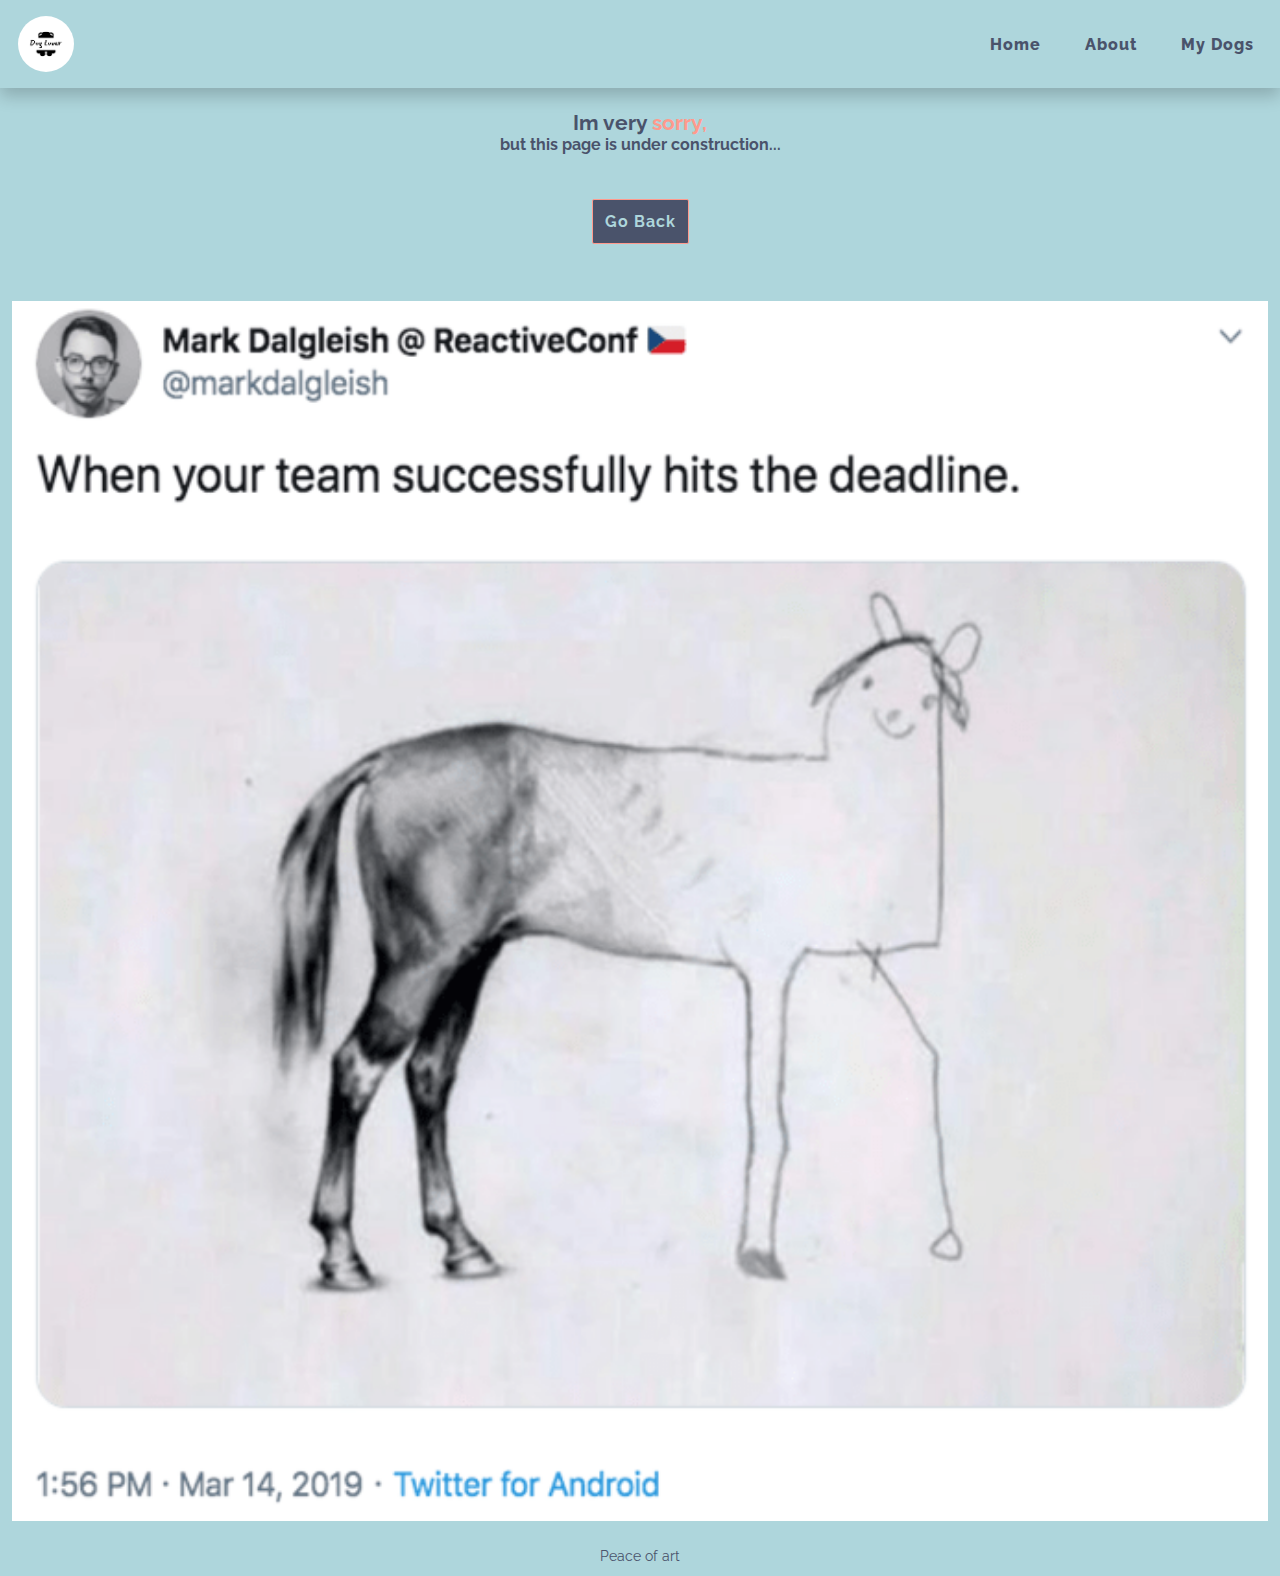
<file: components/coming-soon.html>
<!DOCTYPE html>
<html lang="en">

<head>
    <meta charset="UTF-8">
    <meta http-equiv="X-UA-Compatible" content="IE=edge">
    <meta name="viewport" content="width=device-width, initial-scale=1.0">
    <title>Under Contruction</title>
    <link rel="stylesheet" href="../styles/coming-soon.css">
    <link rel="shortcut icon" type="image/x-icon" href="../img/logo-black.png" />
</head>

<body>
    <header>
        <img class="logo" src="../img/logo-black.png" alt="logo">
        <nav>
            <ul class="nav-links">
                <li><a href="../index.html">Home</a></li>
                <li><a href="../components/about.html">About</a></li>
                <li><a href="../components/dogs.html">My Dogs</a></li>
            </ul>
        </nav>
    </header>
    <div class="wrapper">
        <h2>Im very <span>sorry,</span></h2>
        <h3>but this page is under construction...</h3>
        <div class="center">
            <button><a href="../index.html">Go Back</a></button>
        </div>
        <figure>
            <img class="image" src="../img/horse.png" alt="image">
            <figcaption>Peace of art</figcaption>
        </figure>
    </div>
</body>

</html>
</file>
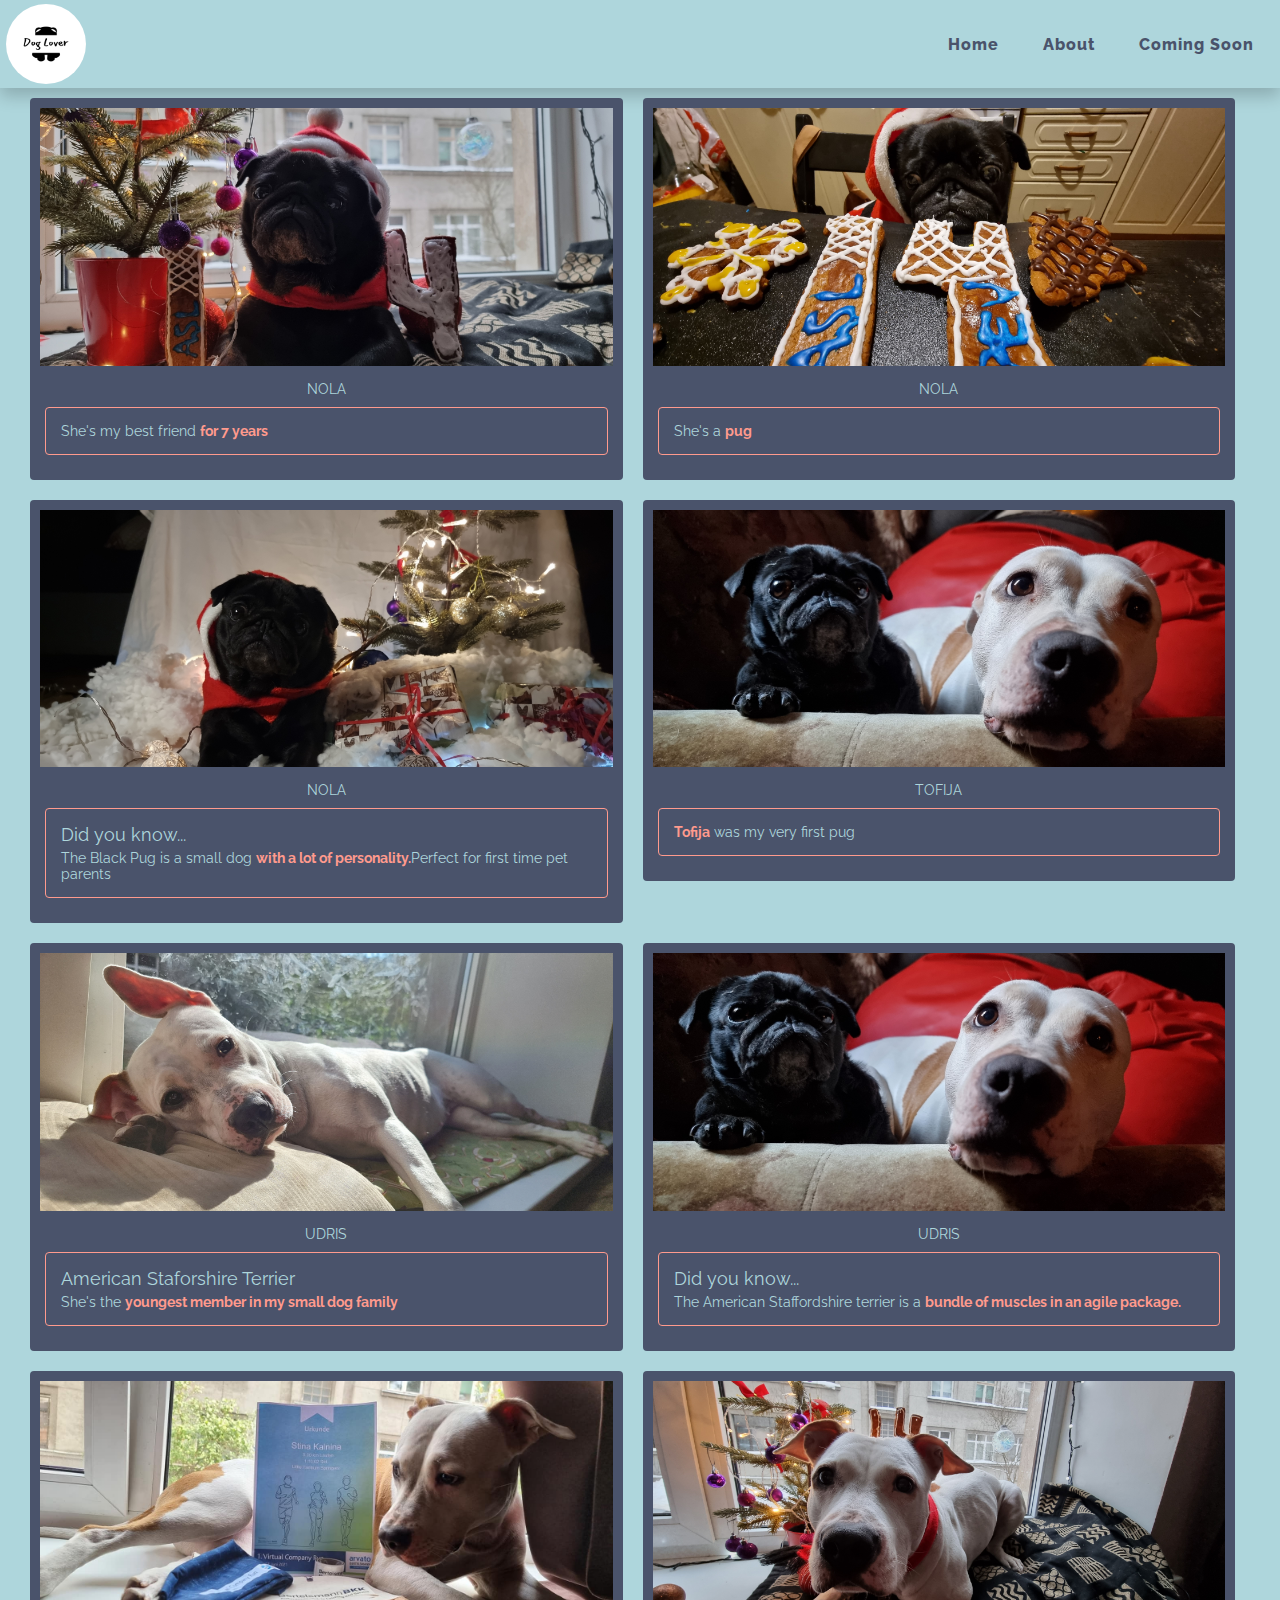
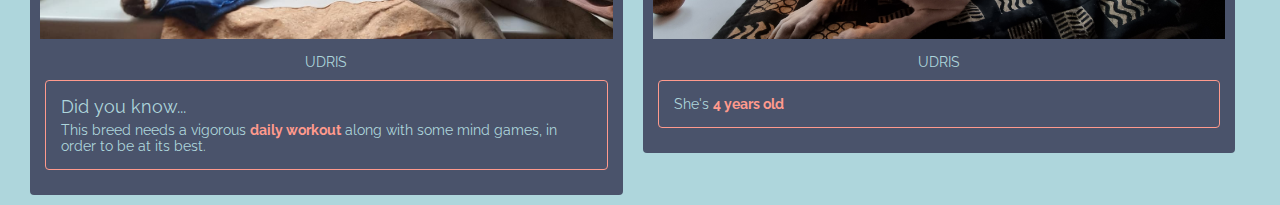
<file: components/dogPage.html>
<!DOCTYPE html>
<html lang="en">

<head>
    <meta charset="UTF-8">
    <meta http-equiv="X-UA-Compatible" content="IE=edge">
    <meta name="viewport" content="width=device-width, initial-scale=1.0">
    <title>Dog Page</title>
    <link rel="stylesheet" href="../styles/dogpage.css">
    <link rel="shortcut icon" type="image/x-icon" href="../img/logo-black.png" />
</head>

<body>
    <header>
        <img class="logo" src="../img/logo-black.png" alt="logo">
        <nav>
            <ul class="nav-links">
                <li><a href="../index.html">Home</a></li>
                <li><a href="../components/aboutPage.html">About</a></li>
                <li><a href="../components/underContruction.html">Coming Soon</a></li>

            </ul>
        </nav>
    </header>
    <div class="main">
        <div class="wrapper">
            <div class="cards-wrap">
                <div class="card-item">
                    <div class="card-inner">
                        <div class="card-top">
                            <img src="../img/Nola.jpg" alt="dog1" />
                        </div>
                        <div class="card-bottom">
                            <div class="card-category">
                                Nola
                            </div>
                            <div class="card-info">
                                <p class="about">
                                    She's my best friend <b>for 7 years</b>
                                </p>
                            </div>
                        </div>
                    </div>
                </div>
                <div class="card-item">
                    <div class="card-inner">
                        <div class="card-top">
                            <img src="../img/Nola2.jpg" alt="dog2" />
                        </div>
                        <div class="card-bottom">
                            <div class="card-category">
                                Nola
                            </div>
                            <div class="card-info">
                                <p class="about">
                                    She's a <b>pug </b>
                                </p>
                            </div>
                        </div>
                    </div>
                </div>
                <div class="card-item">
                    <div class="card-inner">
                        <div class="card-top">
                            <img src="../img/Nola3.jpg" alt="dog3" />
                        </div>
                        <div class="card-bottom">
                            <div class="card-category">
                                Nola
                            </div>
                            <div class="card-info">
                                <p class="title">Did you know...</p>
                                <p class="about">
                                    The Black Pug is a small dog <b>with a lot of personality.</b>Perfect for first time
                                    pet
                                    parents
                                </p>
                            </div>
                        </div>
                    </div>
                </div>
                <div class="card-item">
                    <div class="card-inner">
                        <div class="card-top">
                            <img src="../img/Tofija.jpg" alt="Tofija" />
                        </div>
                        <div class="card-bottom">
                            <div class="card-category">
                                Tofija
                            </div>
                            <div class="card-info">
                                <p class="about">
                                    <b>Tofija</b> was my very first pug
                                </p>
                            </div>
                        </div>
                    </div>
                </div>
                <div class="card-item">
                    <div class="card-inner">
                        <div class="card-top">
                            <img src="../img/Udris.jpg" alt="Udris" />
                        </div>
                        <div class="card-bottom">
                            <div class="card-category">
                                Udris
                            </div>
                            <div class="card-info">
                                <p class="title">American Staforshire Terrier</p>
                                <p class="about">
                                    She's the <b>youngest member in my small dog family</b>
                                </p>
                            </div>
                        </div>
                    </div>
                </div>
                <div class="card-item">
                    <div class="card-inner">
                        <div class="card-top">
                            <img src="../img/Udris1.jpg" alt="dog1" />
                        </div>
                        <div class="card-bottom">
                            <div class="card-category">
                                Udris
                            </div>
                            <div class="card-info">
                                <p class="title">Did you know...</p>
                                <p class="about">
                                    The American Staffordshire terrier is a <b>bundle of muscles in an agile
                                        package.</b>
                                </p>
                            </div>
                        </div>
                    </div>
                </div>
                <div class="card-item">
                    <div class="card-inner">
                        <div class="card-top">
                            <img src="../img/Udris2.jpg" alt="dog11" />
                        </div>
                        <div class="card-bottom">
                            <div class="card-category">
                                Udris
                            </div>
                            <div class="card-info">
                                <p class="title">Did you know...</p>
                                <p class="about">
                                    This breed needs a vigorous <b>daily workout</b> along with some mind games, in
                                    order to be at its best.
                                </p>
                            </div>
                        </div>
                    </div>
                </div>
                <div class="card-item">
                    <div class="card-inner">
                        <div class="card-top">
                            <img src="../img/Udris3.jpg" alt="dog12" />
                        </div>
                        <div class="card-bottom">
                            <div class="card-category">
                                Udris
                            </div>
                            <div class="card-info">
                                <p class="about">
                                    She's <b>4 years old</b>
                                </p>
                            </div>
                        </div>
                    </div>
                </div>
            </div>
        </div>
    </div>

</body>

</html>
</file>
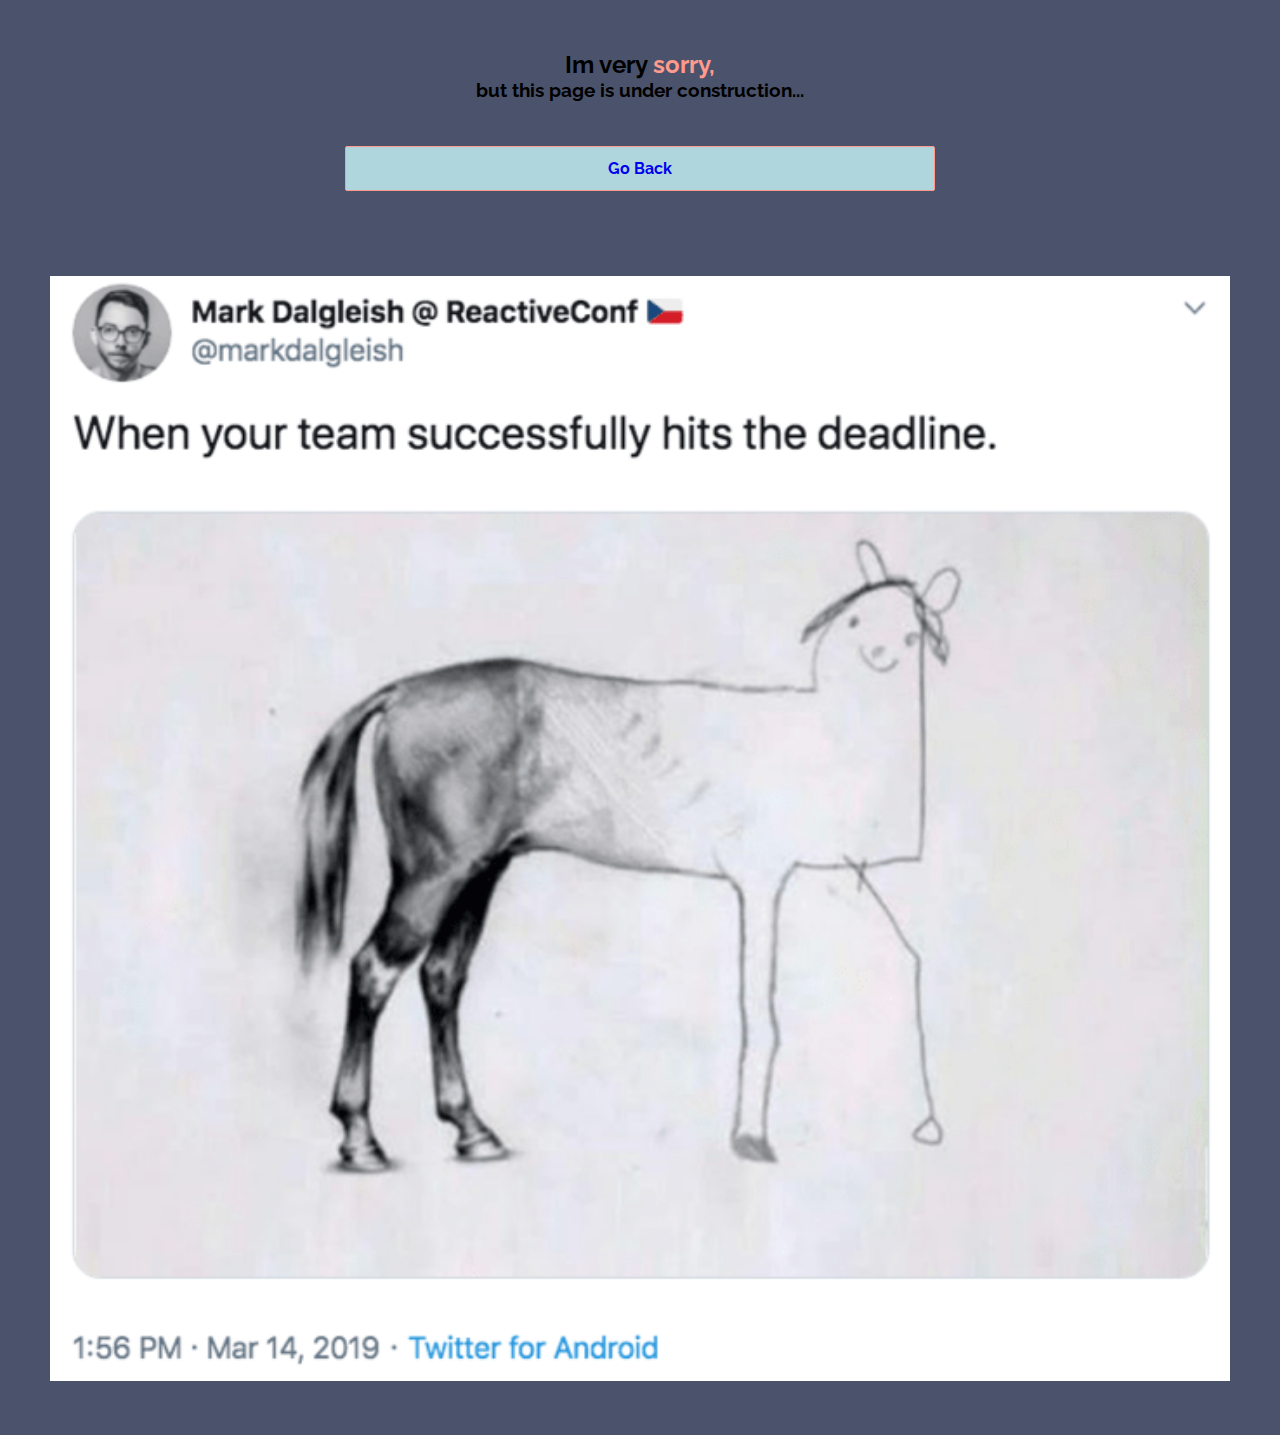
<file: components/underContruction.html>
<!DOCTYPE html>
<html lang="en">

<head>
    <meta charset="UTF-8">
    <meta http-equiv="X-UA-Compatible" content="IE=edge">
    <meta name="viewport" content="width=device-width, initial-scale=1.0">
    <title>Under Contruction</title>
    <link rel="stylesheet" href="../styles/underconstruction.css">
    <link rel="shortcut icon" type="image/x-icon" href="img/logo-black.png" />
</head>

<body>
    <div class="wrapper">
        <h2>Im very <span>sorry,</span></h2>
        <h3>but this page is under construction...</h3>
        <div class="center">
            <button><a href="../index.html">Go Back</a></button>
        </div>
        <img src="../img/horse.png" alt="">
    </div>
</body>

</html>
</file>
<file: styles/coming-soon.css>
@import url('https://fonts.googleapis.com/css2?family=Raleway:wght@200&display=swap');
@import 'main.css';
@import 'about.css';
@import 'dogs.css';

div.wrapper {
    text-align: center;
    display: grid;
    margin-top: 22px
}

.wrapper h2,
h3 {
    color: #4a536b;
}


.wrapper span {
    color: #ff9a8d
}

img {
    width: 25%;
    display: initial;
}

figcaption {
    padding: 12px;
    color: #4a536b;
}

.center {
    display: flex;
    justify-content: center;
    align-items: center;
    height: 135px;
    color: #aed6dc;
}

.center button {
    text-align: center;
    padding: 12px;
    font-size: 16px;
    border: 1px solid #ff9a8d;
    border-radius: 2px;
    text-decoration: none;
    background: #4a536b;
    font-weight: bold;
}



.center a {
    text-decoration: none;
    color: #aed6dc;
}

@media (max-width: 1440px) {
    img {
        width: 100%;
        padding: 12px;
    }
}
</file>
<file: styles/dogpage.css>
@import url('https://fonts.googleapis.com/css2?family=Raleway:wght@200&display=swap');
@import 'main.css';

.main {
    width: 100%;
}
</file>
<file: styles/underconstruction.css>
@import url('https://fonts.googleapis.com/css2?family=Raleway:wght@200&display=swap');

* {
    box-sizing: border-box;
    margin: 0;
    padding: 0;
    font-family: 'Raleway', sans-serif;
}

body {
    margin: auto;
    width: 100%;
    padding: 50px;
    background: #4a536b;
}

div.wrapper {
    text-align: center;
}

.wrapper span {
    color: #ff9a8d
}

.center {
    display: flex;
    justify-content: center;
    align-items: center;
    height: 135px;
    color: #aed6dc;
}

.center button {
    width: 5%;
    text-align: center;
    padding: 12px;
    font-size: 16px;
    border: 1px solid #ff9a8d;
    border-radius: 2px;
    text-decoration: none;
    background: #aed6dc;
    font-weight: bold;
}



.center a {
    text-decoration: none;
}

img {
    width: 35%;
}

.wrapper img {
    margin-top: 40px;
}

@media (max-width: 1440px) {
    .center button {
        width: 50%;
    }

    img {
        width: 100%;
    }
}
</file>
